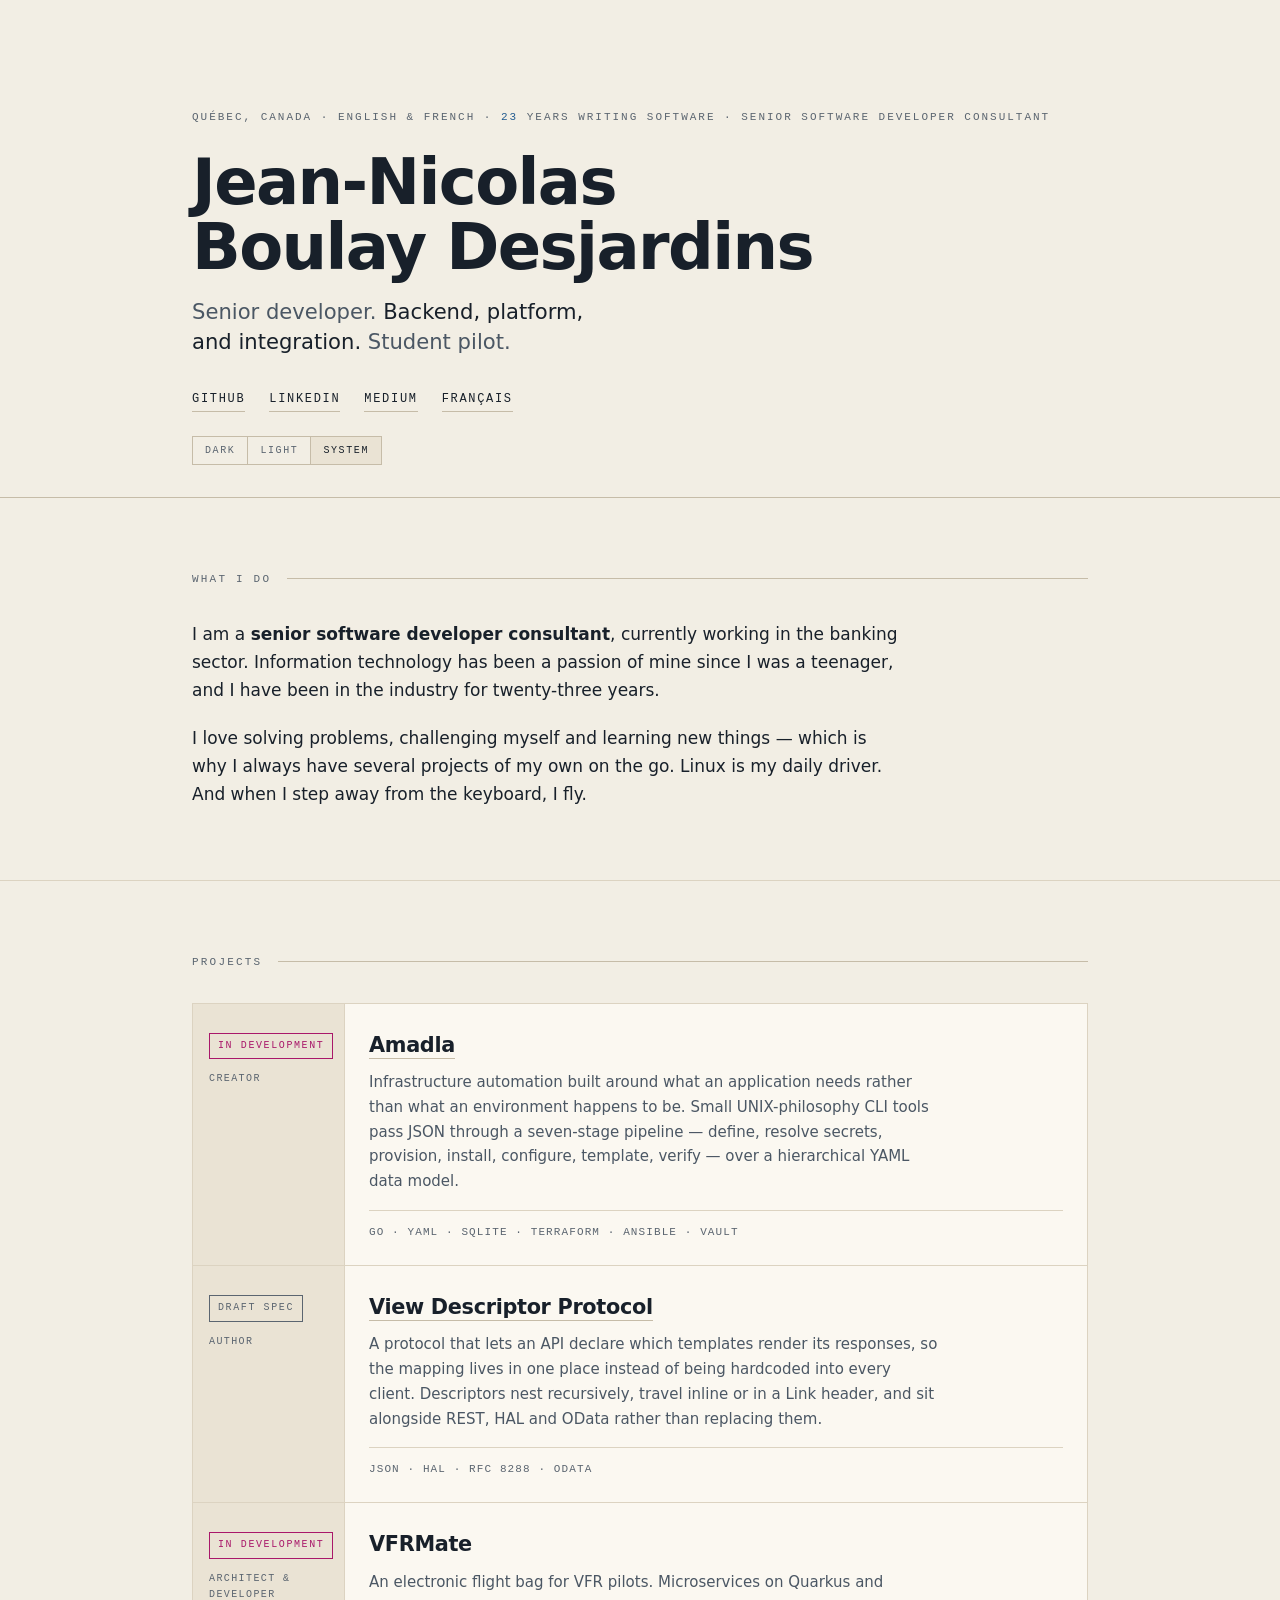
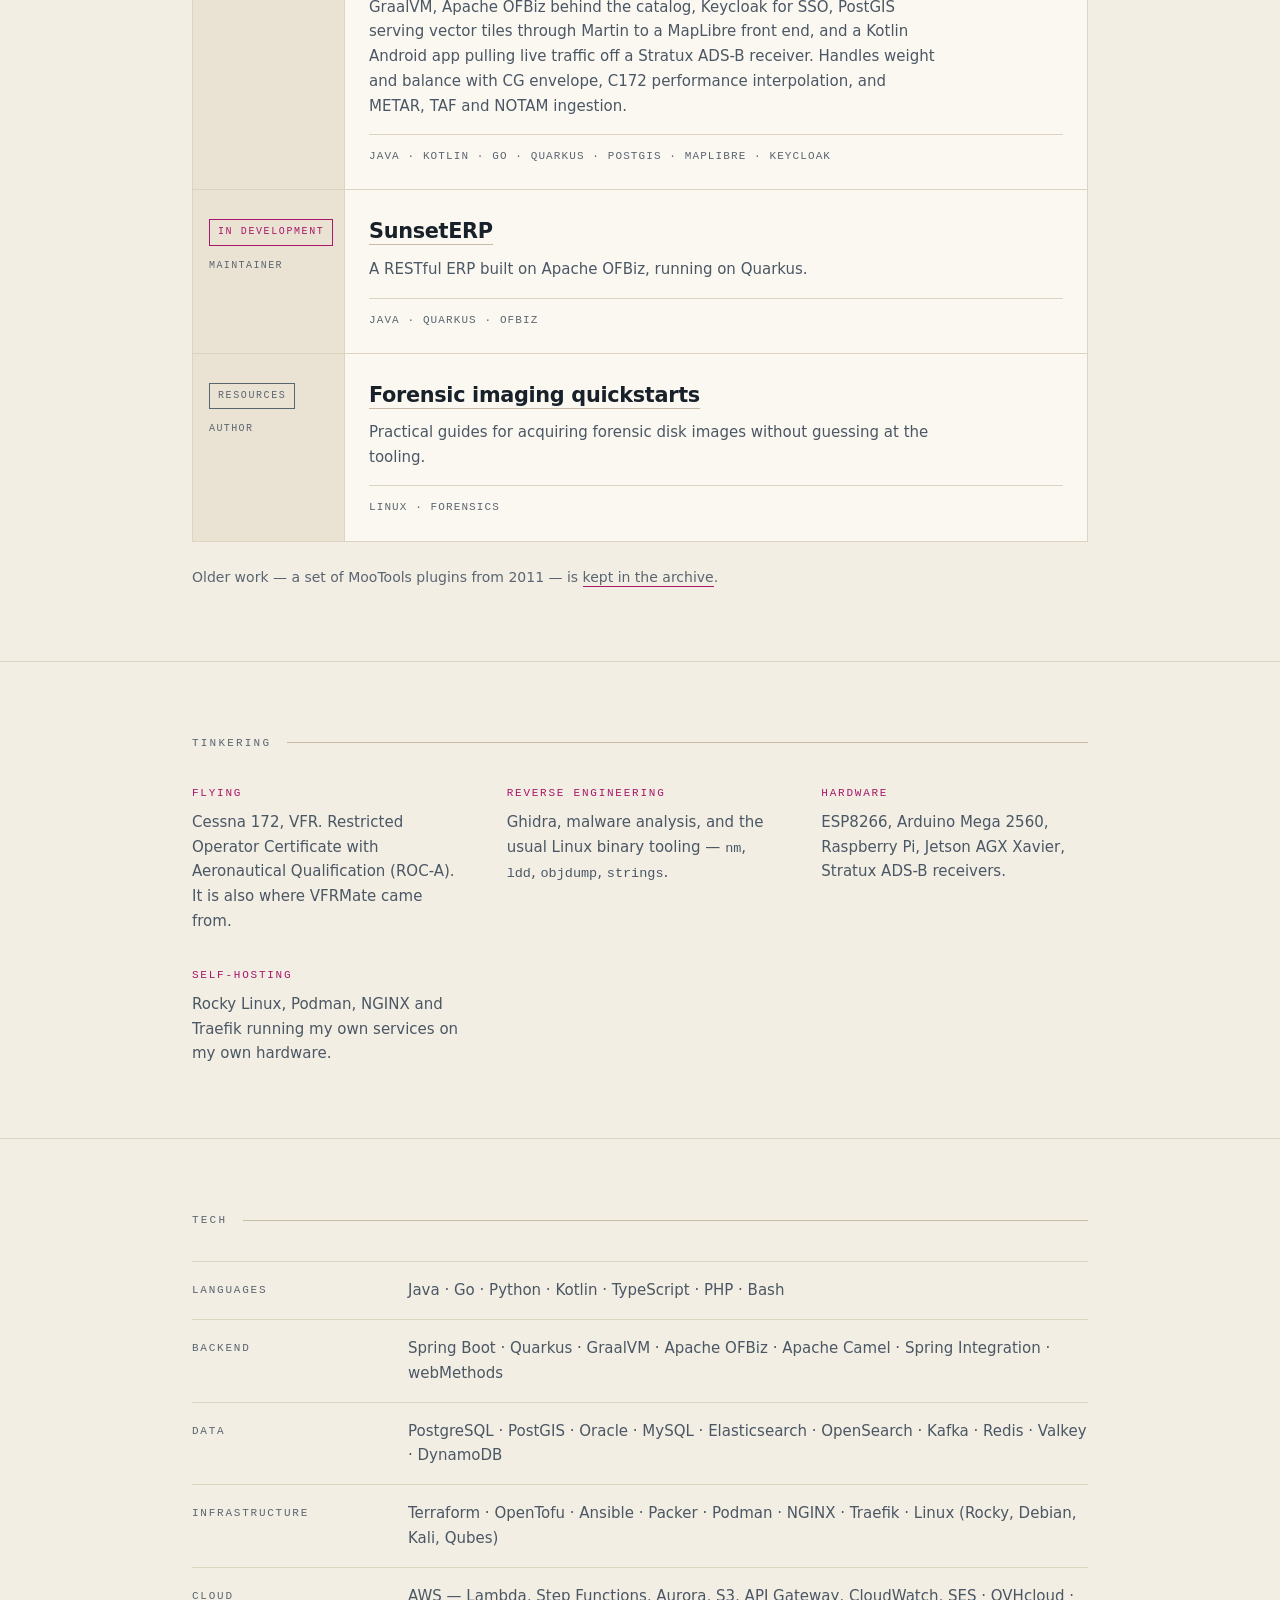
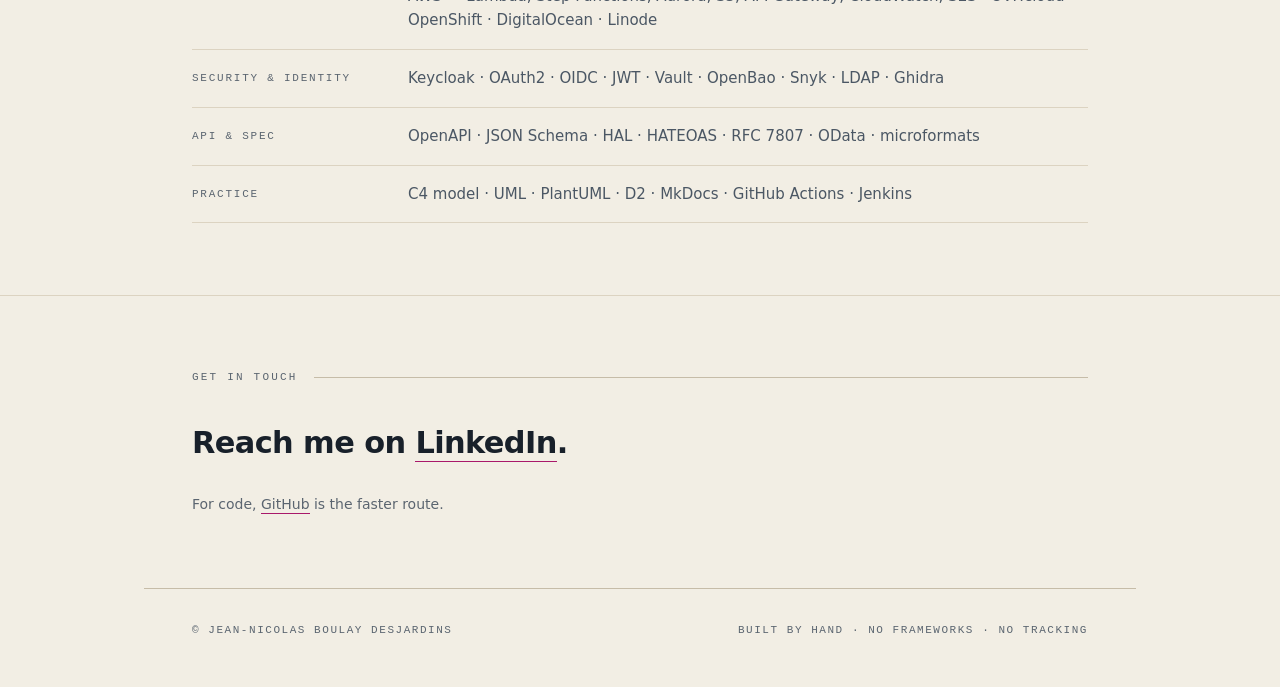
<file: index.html>
<!DOCTYPE html>
<html lang="en">
<head>
<meta charset="utf-8">
<meta name="viewport" content="width=device-width, initial-scale=1">
<title>Jean-Nicolas Boulay Desjardins</title>
<meta name="description" content="Senior developer working in backend, platform and integration. Projects in infrastructure automation, API protocol design and aviation software.">
<link rel="canonical" href="https://jean-nicolas.com/">
<link rel="alternate" hreflang="en" href="https://jean-nicolas.com/">
<link rel="alternate" hreflang="fr" href="https://jean-nicolas.com/fr/">
<link rel="alternate" hreflang="x-default" href="https://jean-nicolas.com/">
<meta property="og:type" content="profile">
<meta property="og:title" content="Jean-Nicolas Boulay Desjardins">
<meta property="og:description" content="Senior developer working in backend, platform and integration. Projects in infrastructure automation, API protocol design and aviation software.">
<meta property="og:url" content="https://jean-nicolas.com/">
<meta property="og:site_name" content="Jean-Nicolas Boulay Desjardins">
<meta property="og:locale" content="en_CA">
<meta name="theme-color" media="(prefers-color-scheme: dark)" content="#0e141a">
<meta name="theme-color" media="(prefers-color-scheme: light)" content="#f2eee4">
<script>
try {
  var t = localStorage.getItem("theme");
  if (t === "dark" || t === "light") {
    document.documentElement.setAttribute("data-theme", t);
  } else if (t !== null) {
    localStorage.removeItem("theme");
  }
} catch (e) {}
</script>
<link rel="icon" href="/favicon.ico" sizes="32x32">
<link rel="stylesheet" href="/assets/css/main.css">
</head>
<body class="h-card">

<a class="skip-link" href="#main-content">Skip to content</a>

<header class="masthead">
  <div class="wrap">
    <data class="u-url u-uid" value="https://jean-nicolas.com/"></data>
    <p class="masthead__meta">
      <span class="p-region">Québec</span>, <span class="p-country-name">Canada</span>
      &middot; English &amp; French
      &middot; <span class="masthead__meta-figure">23</span> years writing software
      &middot; <span class="p-job-title">senior software developer consultant</span>
    </p>
    <h1 class="masthead__name p-name"><span class="p-given-name">Jean-Nicolas</span> <span class="p-family-name">Boulay Desjardins</span></h1>
    <p class="masthead__lede">
      Senior developer. <span class="masthead__lede-strong">Backend, platform, and integration.</span> Student pilot.
    </p>
    <nav class="masthead__links" aria-label="Profiles elsewhere">
      <a class="u-url" href="https://github.com/jnbdz">GitHub</a>
      <a class="u-url" href="https://www.linkedin.com/in/jean-nicolas-boulay/">LinkedIn</a>
      <a class="u-url" href="https://jeannicolasboulay.medium.com/">Medium</a>
      <a href="/fr/" lang="fr" hreflang="fr">Français</a>
    </nav>
    <div class="theme-switch" role="group" aria-label="Theme" hidden>
      <button type="button" data-set-theme="dark" aria-pressed="false">Dark</button>
      <button type="button" data-set-theme="light" aria-pressed="false">Light</button>
      <button type="button" data-set-theme="system" aria-pressed="true">System</button>
    </div>
  </div>
</header>

<main id="main-content" tabindex="-1">

  <section class="band" aria-labelledby="what-i-do">
    <div class="wrap">
      <h2 class="eyebrow" id="what-i-do">What I do</h2>
      <div class="prose">
        <p>I am a <strong>senior software developer consultant</strong>, currently working in the banking sector. Information technology has been a passion of mine since I was a teenager, and I have been in the industry for twenty-three years.</p>
        <p>I love solving problems, challenging myself and learning new things — which is why I always have several projects of my own on the go. Linux is my daily driver. And when I step away from the keyboard, I fly.</p>
      </div>
    </div>
  </section>

  <section class="band" aria-labelledby="projects">
    <div class="wrap">
      <h2 class="eyebrow" id="projects">Projects</h2>

      <div class="strips">

        <article class="strip">
          <div class="strip__status">
            <span class="strip__chip strip__chip--live">In development</span>
            <span class="strip__role">Creator</span>
          </div>
          <div class="strip__body">
            <h3 class="strip__title"><a href="https://amadla.org">Amadla</a></h3>
            <p class="strip__desc">Infrastructure automation built around what an application needs rather than what an environment happens to be. Small UNIX-philosophy CLI tools pass JSON through a seven-stage pipeline — define, resolve secrets, provision, install, configure, template, verify — over a hierarchical YAML data model.</p>
            <p class="strip__stack">Go &middot; YAML &middot; SQLite &middot; Terraform &middot; Ansible &middot; Vault</p>
          </div>
        </article>

        <article class="strip">
          <div class="strip__status">
            <span class="strip__chip">Draft spec</span>
            <span class="strip__role">Author</span>
          </div>
          <div class="strip__body">
            <h3 class="strip__title"><a href="https://vdprotocol.org">View Descriptor Protocol</a></h3>
            <p class="strip__desc">A protocol that lets an API declare which templates render its responses, so the mapping lives in one place instead of being hardcoded into every client. Descriptors nest recursively, travel inline or in a Link header, and sit alongside REST, HAL and OData rather than replacing them.</p>
            <p class="strip__stack">JSON &middot; HAL &middot; RFC 8288 &middot; OData</p>
          </div>
        </article>

        <article class="strip">
          <div class="strip__status">
            <span class="strip__chip strip__chip--live">In development</span>
            <span class="strip__role">Architect &amp; developer</span>
          </div>
          <div class="strip__body">
            <h3 class="strip__title">VFRMate</h3>
            <p class="strip__desc">An electronic flight bag for VFR pilots. Microservices on Quarkus and GraalVM, Apache OFBiz behind the catalog, Keycloak for SSO, PostGIS serving vector tiles through Martin to a MapLibre front end, and a Kotlin Android app pulling live traffic off a Stratux ADS-B receiver. Handles weight and balance with CG envelope, C172 performance interpolation, and METAR, TAF and NOTAM ingestion.</p>
            <p class="strip__stack">Java &middot; Kotlin &middot; Go &middot; Quarkus &middot; PostGIS &middot; MapLibre &middot; Keycloak</p>
          </div>
        </article>

        <article class="strip">
          <div class="strip__status">
            <span class="strip__chip strip__chip--live">In development</span>
            <span class="strip__role">Maintainer</span>
          </div>
          <div class="strip__body">
            <h3 class="strip__title"><a href="https://github.com/jnbdz/SunsetERP">SunsetERP</a></h3>
            <p class="strip__desc">A RESTful ERP built on Apache OFBiz, running on Quarkus.</p>
            <p class="strip__stack">Java &middot; Quarkus &middot; OFBiz</p>
          </div>
        </article>

        <article class="strip">
          <div class="strip__status">
            <span class="strip__chip">Resources</span>
            <span class="strip__role">Author</span>
          </div>
          <div class="strip__body">
            <h3 class="strip__title"><a href="https://github.com/jnbdz/forensic-imaging-quickstarts">Forensic imaging quickstarts</a></h3>
            <p class="strip__desc">Practical guides for acquiring forensic disk images without guessing at the tooling.</p>
            <p class="strip__stack">Linux &middot; Forensics</p>
          </div>
        </article>

      </div>

      <p class="strip-note">Older work — a set of MooTools plugins from 2011 — is <a href="/demos.html">kept in the archive</a>.</p>
    </div>
  </section>

  <section class="band" aria-labelledby="tinkering">
    <div class="wrap">
      <h2 class="eyebrow" id="tinkering">Tinkering</h2>
      <dl class="tinker">
        <div class="tinker__group">
          <dt class="tinker__term">Flying</dt>
          <dd class="tinker__desc">Cessna 172, VFR. Restricted Operator Certificate with Aeronautical Qualification (ROC-A). It is also where VFRMate came from.</dd>
        </div>
        <div class="tinker__group">
          <dt class="tinker__term">Reverse engineering</dt>
          <dd class="tinker__desc">Ghidra, malware analysis, and the usual Linux binary tooling — <code>nm</code>, <code>ldd</code>, <code>objdump</code>, <code>strings</code>.</dd>
        </div>
        <div class="tinker__group">
          <dt class="tinker__term">Hardware</dt>
          <dd class="tinker__desc">ESP8266, Arduino Mega 2560, Raspberry Pi, Jetson AGX Xavier, Stratux ADS-B receivers.</dd>
        </div>
        <div class="tinker__group">
          <dt class="tinker__term">Self-hosting</dt>
          <dd class="tinker__desc">Rocky Linux, Podman, NGINX and Traefik running my own services on my own hardware.</dd>
        </div>
      </dl>
    </div>
  </section>

  <section class="band" aria-labelledby="tech">
    <div class="wrap">
      <h2 class="eyebrow" id="tech">Tech</h2>
      <dl class="tech">
        <div class="tech__row">
          <dt class="tech__term">Languages</dt>
          <dd class="tech__desc">Java &middot; Go &middot; Python &middot; Kotlin &middot; TypeScript &middot; PHP &middot; Bash</dd>
        </div>
        <div class="tech__row">
          <dt class="tech__term">Backend</dt>
          <dd class="tech__desc">Spring Boot &middot; Quarkus &middot; GraalVM &middot; Apache OFBiz &middot; Apache Camel &middot; Spring Integration &middot; webMethods</dd>
        </div>
        <div class="tech__row">
          <dt class="tech__term">Data</dt>
          <dd class="tech__desc">PostgreSQL &middot; PostGIS &middot; Oracle &middot; MySQL &middot; Elasticsearch &middot; OpenSearch &middot; Kafka &middot; Redis &middot; Valkey &middot; DynamoDB</dd>
        </div>
        <div class="tech__row">
          <dt class="tech__term">Infrastructure</dt>
          <dd class="tech__desc">Terraform &middot; OpenTofu &middot; Ansible &middot; Packer &middot; Podman &middot; NGINX &middot; Traefik &middot; Linux (Rocky, Debian, Kali, Qubes)</dd>
        </div>
        <div class="tech__row">
          <dt class="tech__term">Cloud</dt>
          <dd class="tech__desc">AWS — Lambda, Step Functions, Aurora, S3, API Gateway, CloudWatch, SES &middot; OVHcloud &middot; OpenShift &middot; DigitalOcean &middot; Linode</dd>
        </div>
        <div class="tech__row">
          <dt class="tech__term">Security &amp; identity</dt>
          <dd class="tech__desc">Keycloak &middot; OAuth2 &middot; OIDC &middot; JWT &middot; Vault &middot; OpenBao &middot; Snyk &middot; LDAP &middot; Ghidra</dd>
        </div>
        <div class="tech__row">
          <dt class="tech__term">API &amp; spec</dt>
          <dd class="tech__desc">OpenAPI &middot; JSON Schema &middot; HAL &middot; HATEOAS &middot; RFC 7807 &middot; OData &middot; microformats</dd>
        </div>
        <div class="tech__row">
          <dt class="tech__term">Practice</dt>
          <dd class="tech__desc">C4 model &middot; UML &middot; PlantUML &middot; D2 &middot; MkDocs &middot; GitHub Actions &middot; Jenkins</dd>
        </div>
      </dl>
    </div>
  </section>

  <section class="band" aria-labelledby="contact">
    <div class="wrap">
      <h2 class="eyebrow" id="contact">Get in touch</h2>
      <p class="contact__line">Reach me on <a href="https://www.linkedin.com/in/jean-nicolas-boulay/">LinkedIn</a>.</p>
      <p class="strip-note">For code, <a href="https://github.com/jnbdz">GitHub</a> is the faster route.</p>
    </div>
  </section>

</main>

<footer class="wrap site-footer">
  <span>&copy; Jean-Nicolas Boulay Desjardins</span>
  <span>Built by hand &middot; No frameworks &middot; No tracking</span>
</footer>

<script>
(function () {
  var group = document.querySelector(".theme-switch");
  if (!group) { return; }
  var root = document.documentElement;
  var buttons = Array.prototype.slice.call(
    group.querySelectorAll("button[data-set-theme]"));

  function paint() {
    var mode = root.getAttribute("data-theme") || "system";
    buttons.forEach(function (b) {
      b.setAttribute("aria-pressed",
        String(b.getAttribute("data-set-theme") === mode));
    });
  }

  buttons.forEach(function (b) {
    b.addEventListener("click", function () {
      var mode = b.getAttribute("data-set-theme");
      try {
        if (mode === "system") { localStorage.removeItem("theme"); }
        else { localStorage.setItem("theme", mode); }
      } catch (e) {}
      if (mode === "system") { root.removeAttribute("data-theme"); }
      else { root.setAttribute("data-theme", mode); }
      paint();
    });
  });

  group.hidden = false;
  paint();
})();
</script>

</body>
</html>
</file>
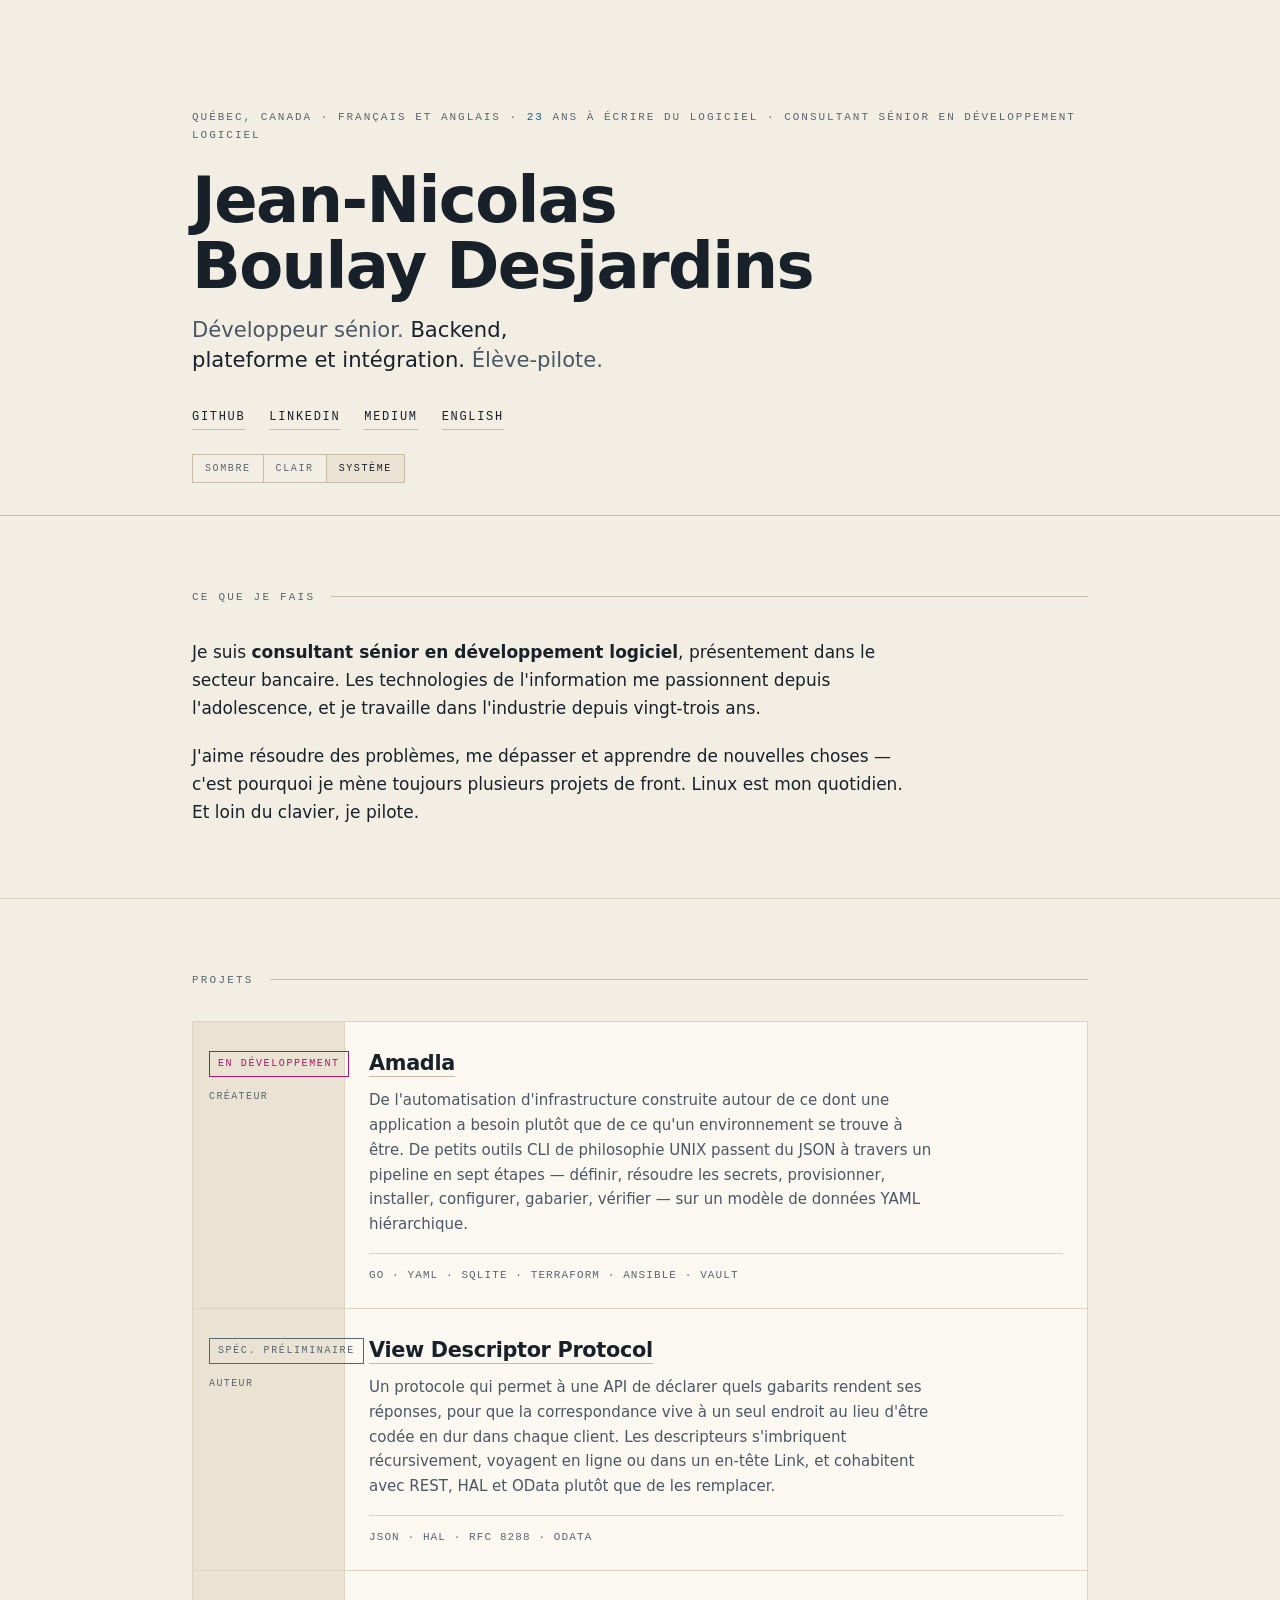
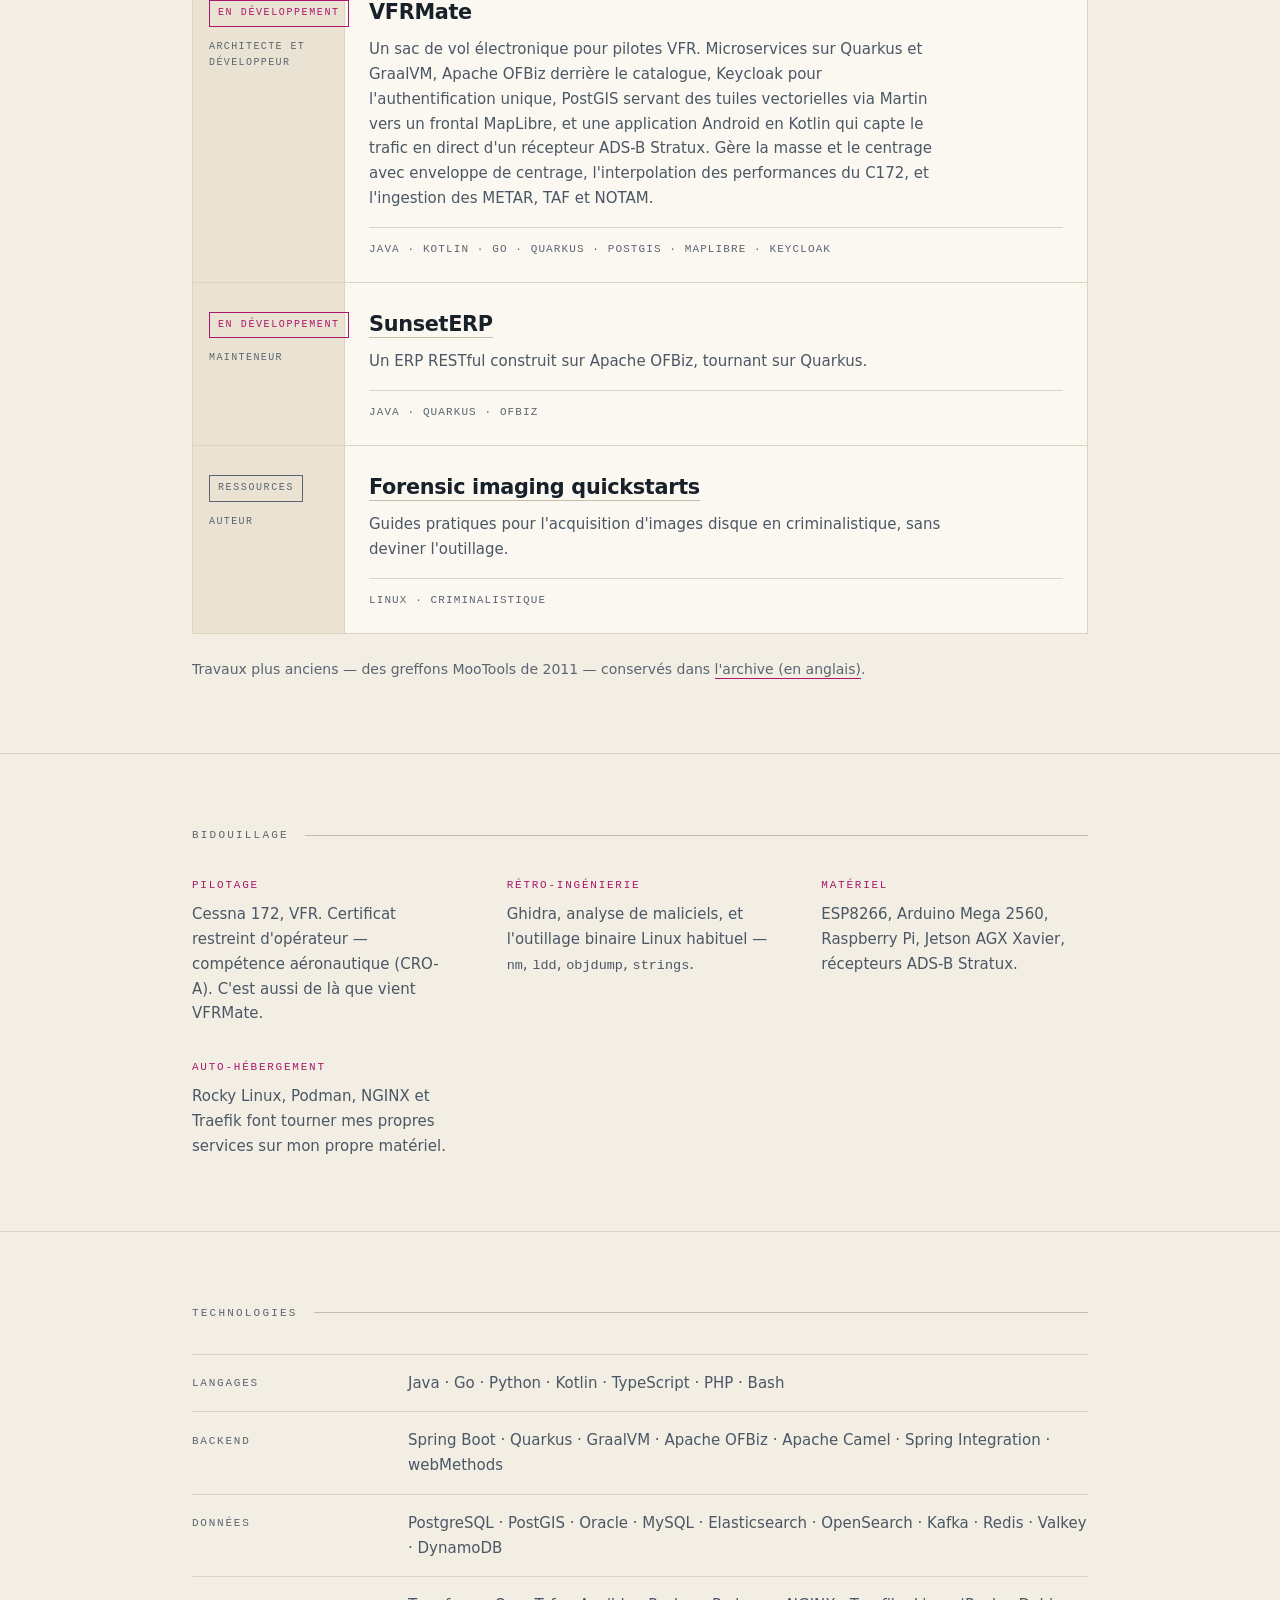
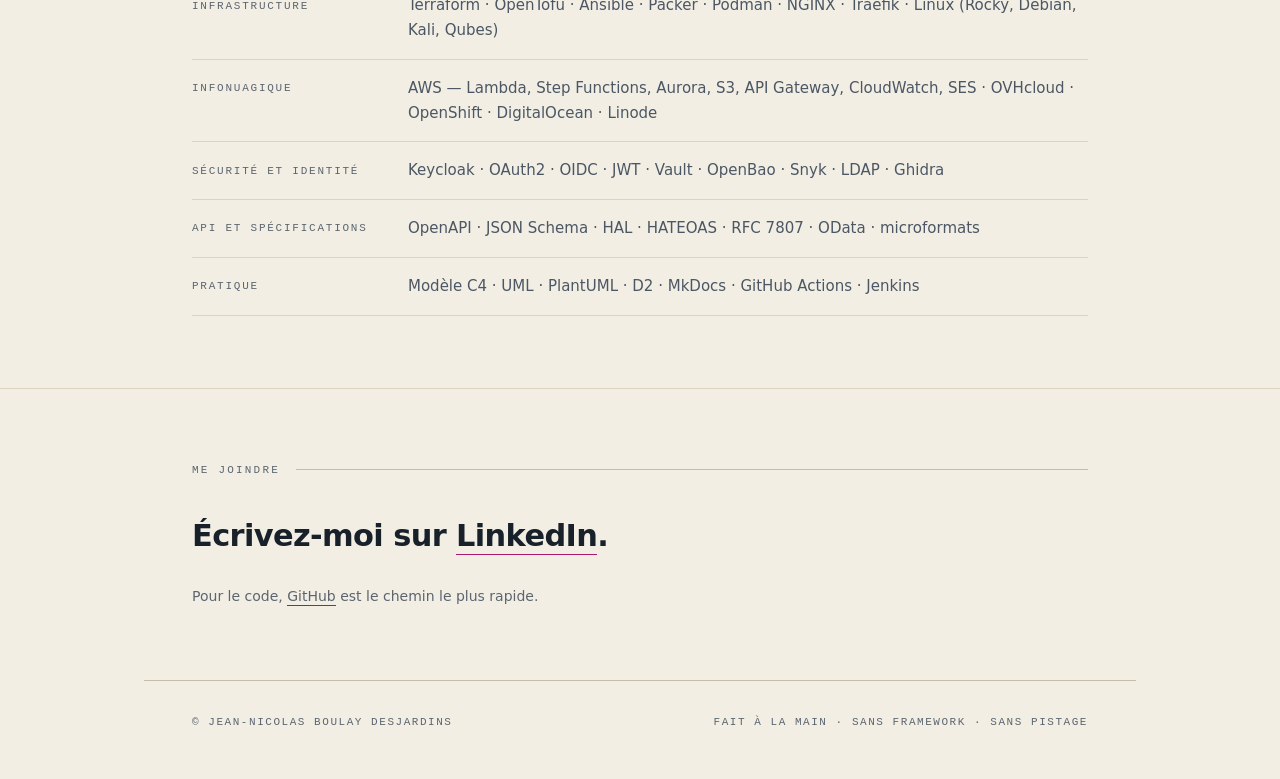
<file: fr/index.html>
<!DOCTYPE html>
<html lang="fr">
<head>
<meta charset="utf-8">
<meta name="viewport" content="width=device-width, initial-scale=1">
<title>Jean-Nicolas Boulay Desjardins</title>
<meta name="description" content="Développeur sénior en backend, plateforme et intégration. Projets en automatisation d'infrastructure, conception de protocoles d'API et logiciel d'aviation.">
<link rel="canonical" href="https://jean-nicolas.com/fr/">
<link rel="alternate" hreflang="en" href="https://jean-nicolas.com/">
<link rel="alternate" hreflang="fr" href="https://jean-nicolas.com/fr/">
<link rel="alternate" hreflang="x-default" href="https://jean-nicolas.com/">
<meta property="og:type" content="profile">
<meta property="og:title" content="Jean-Nicolas Boulay Desjardins">
<meta property="og:description" content="Développeur sénior en backend, plateforme et intégration. Projets en automatisation d'infrastructure, conception de protocoles d'API et logiciel d'aviation.">
<meta property="og:url" content="https://jean-nicolas.com/fr/">
<meta property="og:site_name" content="Jean-Nicolas Boulay Desjardins">
<meta property="og:locale" content="fr_CA">
<meta name="theme-color" media="(prefers-color-scheme: dark)" content="#0e141a">
<meta name="theme-color" media="(prefers-color-scheme: light)" content="#f2eee4">
<script>
try {
  var t = localStorage.getItem("theme");
  if (t === "dark" || t === "light") {
    document.documentElement.setAttribute("data-theme", t);
  } else if (t !== null) {
    localStorage.removeItem("theme");
  }
} catch (e) {}
</script>
<link rel="icon" href="/favicon.ico" sizes="32x32">
<link rel="stylesheet" href="/assets/css/main.css">
</head>
<body class="h-card">

<a class="skip-link" href="#main-content">Aller au contenu</a>

<header class="masthead">
  <div class="wrap">
    <data class="u-url u-uid" value="https://jean-nicolas.com/"></data>
    <p class="masthead__meta">
      <span class="p-region">Québec</span>, <span class="p-country-name">Canada</span>
      &middot; français et anglais
      &middot; <span class="masthead__meta-figure">23</span> ans à écrire du logiciel
      &middot; <span class="p-job-title">consultant sénior en développement logiciel</span>
    </p>
    <h1 class="masthead__name p-name"><span class="p-given-name">Jean-Nicolas</span> <span class="p-family-name">Boulay Desjardins</span></h1>
    <p class="masthead__lede">
      Développeur sénior. <span class="masthead__lede-strong">Backend, plateforme et intégration.</span> Élève-pilote.
    </p>
    <nav class="masthead__links" aria-label="Profils ailleurs">
      <a class="u-url" href="https://github.com/jnbdz">GitHub</a>
      <a class="u-url" href="https://www.linkedin.com/in/jean-nicolas-boulay/">LinkedIn</a>
      <a class="u-url" href="https://jeannicolasboulay.medium.com/">Medium</a>
      <a href="/" lang="en" hreflang="en">English</a>
    </nav>
    <div class="theme-switch" role="group" aria-label="Thème" hidden>
      <button type="button" data-set-theme="dark" aria-pressed="false">Sombre</button>
      <button type="button" data-set-theme="light" aria-pressed="false">Clair</button>
      <button type="button" data-set-theme="system" aria-pressed="true">Système</button>
    </div>
  </div>
</header>

<main id="main-content" tabindex="-1">

  <section class="band" aria-labelledby="what-i-do">
    <div class="wrap">
      <h2 class="eyebrow" id="what-i-do">Ce que je fais</h2>
      <div class="prose">
        <p>Je suis <strong>consultant sénior en développement logiciel</strong>, présentement dans le secteur bancaire. Les technologies de l'information me passionnent depuis l'adolescence, et je travaille dans l'industrie depuis vingt-trois ans.</p>
        <p>J'aime résoudre des problèmes, me dépasser et apprendre de nouvelles choses — c'est pourquoi je mène toujours plusieurs projets de front. Linux est mon quotidien. Et loin du clavier, je pilote.</p>
      </div>
    </div>
  </section>

  <section class="band" aria-labelledby="projects">
    <div class="wrap">
      <h2 class="eyebrow" id="projects">Projets</h2>

      <div class="strips">

        <article class="strip">
          <div class="strip__status">
            <span class="strip__chip strip__chip--live">En développement</span>
            <span class="strip__role">Créateur</span>
          </div>
          <div class="strip__body">
            <h3 class="strip__title"><a href="https://amadla.org">Amadla</a></h3>
            <p class="strip__desc">De l'automatisation d'infrastructure construite autour de ce dont une application a besoin plutôt que de ce qu'un environnement se trouve à être. De petits outils CLI de philosophie UNIX passent du JSON à travers un pipeline en sept étapes — définir, résoudre les secrets, provisionner, installer, configurer, gabarier, vérifier — sur un modèle de données YAML hiérarchique.</p>
            <p class="strip__stack">Go &middot; YAML &middot; SQLite &middot; Terraform &middot; Ansible &middot; Vault</p>
          </div>
        </article>

        <article class="strip">
          <div class="strip__status">
            <span class="strip__chip">Spéc. préliminaire</span>
            <span class="strip__role">Auteur</span>
          </div>
          <div class="strip__body">
            <h3 class="strip__title"><a href="https://vdprotocol.org">View Descriptor Protocol</a></h3>
            <p class="strip__desc">Un protocole qui permet à une API de déclarer quels gabarits rendent ses réponses, pour que la correspondance vive à un seul endroit au lieu d'être codée en dur dans chaque client. Les descripteurs s'imbriquent récursivement, voyagent en ligne ou dans un en-tête Link, et cohabitent avec REST, HAL et OData plutôt que de les remplacer.</p>
            <p class="strip__stack">JSON &middot; HAL &middot; RFC 8288 &middot; OData</p>
          </div>
        </article>

        <article class="strip">
          <div class="strip__status">
            <span class="strip__chip strip__chip--live">En développement</span>
            <span class="strip__role">Architecte et développeur</span>
          </div>
          <div class="strip__body">
            <h3 class="strip__title">VFRMate</h3>
            <p class="strip__desc">Un sac de vol électronique pour pilotes VFR. Microservices sur Quarkus et GraalVM, Apache OFBiz derrière le catalogue, Keycloak pour l'authentification unique, PostGIS servant des tuiles vectorielles via Martin vers un frontal MapLibre, et une application Android en Kotlin qui capte le trafic en direct d'un récepteur ADS-B Stratux. Gère la masse et le centrage avec enveloppe de centrage, l'interpolation des performances du C172, et l'ingestion des METAR, TAF et NOTAM.</p>
            <p class="strip__stack">Java &middot; Kotlin &middot; Go &middot; Quarkus &middot; PostGIS &middot; MapLibre &middot; Keycloak</p>
          </div>
        </article>

        <article class="strip">
          <div class="strip__status">
            <span class="strip__chip strip__chip--live">En développement</span>
            <span class="strip__role">Mainteneur</span>
          </div>
          <div class="strip__body">
            <h3 class="strip__title"><a href="https://github.com/jnbdz/SunsetERP">SunsetERP</a></h3>
            <p class="strip__desc">Un ERP RESTful construit sur Apache OFBiz, tournant sur Quarkus.</p>
            <p class="strip__stack">Java &middot; Quarkus &middot; OFBiz</p>
          </div>
        </article>

        <article class="strip">
          <div class="strip__status">
            <span class="strip__chip">Ressources</span>
            <span class="strip__role">Auteur</span>
          </div>
          <div class="strip__body">
            <h3 class="strip__title"><a href="https://github.com/jnbdz/forensic-imaging-quickstarts">Forensic imaging quickstarts</a></h3>
            <p class="strip__desc">Guides pratiques pour l'acquisition d'images disque en criminalistique, sans deviner l'outillage.</p>
            <p class="strip__stack">Linux &middot; Criminalistique</p>
          </div>
        </article>

      </div>

      <p class="strip-note">Travaux plus anciens — des greffons MooTools de 2011 — conservés dans <a href="/demos.html">l'archive (en anglais)</a>.</p>
    </div>
  </section>

  <section class="band" aria-labelledby="tinkering">
    <div class="wrap">
      <h2 class="eyebrow" id="tinkering">Bidouillage</h2>
      <dl class="tinker">
        <div class="tinker__group">
          <dt class="tinker__term">Pilotage</dt>
          <dd class="tinker__desc">Cessna 172, VFR. Certificat restreint d'opérateur — compétence aéronautique (CRO-A). C'est aussi de là que vient VFRMate.</dd>
        </div>
        <div class="tinker__group">
          <dt class="tinker__term">Rétro-ingénierie</dt>
          <dd class="tinker__desc">Ghidra, analyse de maliciels, et l'outillage binaire Linux habituel — <code>nm</code>, <code>ldd</code>, <code>objdump</code>, <code>strings</code>.</dd>
        </div>
        <div class="tinker__group">
          <dt class="tinker__term">Matériel</dt>
          <dd class="tinker__desc">ESP8266, Arduino Mega 2560, Raspberry Pi, Jetson AGX Xavier, récepteurs ADS-B Stratux.</dd>
        </div>
        <div class="tinker__group">
          <dt class="tinker__term">Auto-hébergement</dt>
          <dd class="tinker__desc">Rocky Linux, Podman, NGINX et Traefik font tourner mes propres services sur mon propre matériel.</dd>
        </div>
      </dl>
    </div>
  </section>

  <section class="band" aria-labelledby="tech">
    <div class="wrap">
      <h2 class="eyebrow" id="tech">Technologies</h2>
      <dl class="tech">
        <div class="tech__row">
          <dt class="tech__term">Langages</dt>
          <dd class="tech__desc">Java &middot; Go &middot; Python &middot; Kotlin &middot; TypeScript &middot; PHP &middot; Bash</dd>
        </div>
        <div class="tech__row">
          <dt class="tech__term">Backend</dt>
          <dd class="tech__desc">Spring Boot &middot; Quarkus &middot; GraalVM &middot; Apache OFBiz &middot; Apache Camel &middot; Spring Integration &middot; webMethods</dd>
        </div>
        <div class="tech__row">
          <dt class="tech__term">Données</dt>
          <dd class="tech__desc">PostgreSQL &middot; PostGIS &middot; Oracle &middot; MySQL &middot; Elasticsearch &middot; OpenSearch &middot; Kafka &middot; Redis &middot; Valkey &middot; DynamoDB</dd>
        </div>
        <div class="tech__row">
          <dt class="tech__term">Infrastructure</dt>
          <dd class="tech__desc">Terraform &middot; OpenTofu &middot; Ansible &middot; Packer &middot; Podman &middot; NGINX &middot; Traefik &middot; Linux (Rocky, Debian, Kali, Qubes)</dd>
        </div>
        <div class="tech__row">
          <dt class="tech__term">Infonuagique</dt>
          <dd class="tech__desc">AWS — Lambda, Step Functions, Aurora, S3, API Gateway, CloudWatch, SES &middot; OVHcloud &middot; OpenShift &middot; DigitalOcean &middot; Linode</dd>
        </div>
        <div class="tech__row">
          <dt class="tech__term">Sécurité et identité</dt>
          <dd class="tech__desc">Keycloak &middot; OAuth2 &middot; OIDC &middot; JWT &middot; Vault &middot; OpenBao &middot; Snyk &middot; LDAP &middot; Ghidra</dd>
        </div>
        <div class="tech__row">
          <dt class="tech__term">API et spécifications</dt>
          <dd class="tech__desc">OpenAPI &middot; JSON Schema &middot; HAL &middot; HATEOAS &middot; RFC 7807 &middot; OData &middot; microformats</dd>
        </div>
        <div class="tech__row">
          <dt class="tech__term">Pratique</dt>
          <dd class="tech__desc">Modèle C4 &middot; UML &middot; PlantUML &middot; D2 &middot; MkDocs &middot; GitHub Actions &middot; Jenkins</dd>
        </div>
      </dl>
    </div>
  </section>

  <section class="band" aria-labelledby="contact">
    <div class="wrap">
      <h2 class="eyebrow" id="contact">Me joindre</h2>
      <p class="contact__line">Écrivez-moi sur <a href="https://www.linkedin.com/in/jean-nicolas-boulay/">LinkedIn</a>.</p>
      <p class="strip-note">Pour le code, <a href="https://github.com/jnbdz">GitHub</a> est le chemin le plus rapide.</p>
    </div>
  </section>

</main>

<footer class="wrap site-footer">
  <span>&copy; Jean-Nicolas Boulay Desjardins</span>
  <span>Fait à la main &middot; Sans framework &middot; Sans pistage</span>
</footer>

<script>
(function () {
  var group = document.querySelector(".theme-switch");
  if (!group) { return; }
  var root = document.documentElement;
  var buttons = Array.prototype.slice.call(
    group.querySelectorAll("button[data-set-theme]"));

  function paint() {
    var mode = root.getAttribute("data-theme") || "system";
    buttons.forEach(function (b) {
      b.setAttribute("aria-pressed",
        String(b.getAttribute("data-set-theme") === mode));
    });
  }

  buttons.forEach(function (b) {
    b.addEventListener("click", function () {
      var mode = b.getAttribute("data-set-theme");
      try {
        if (mode === "system") { localStorage.removeItem("theme"); }
        else { localStorage.setItem("theme", mode); }
      } catch (e) {}
      if (mode === "system") { root.removeAttribute("data-theme"); }
      else { root.setAttribute("data-theme", mode); }
      paint();
    });
  });

  group.hidden = false;
  paint();
})();
</script>

</body>
</html>
</file>
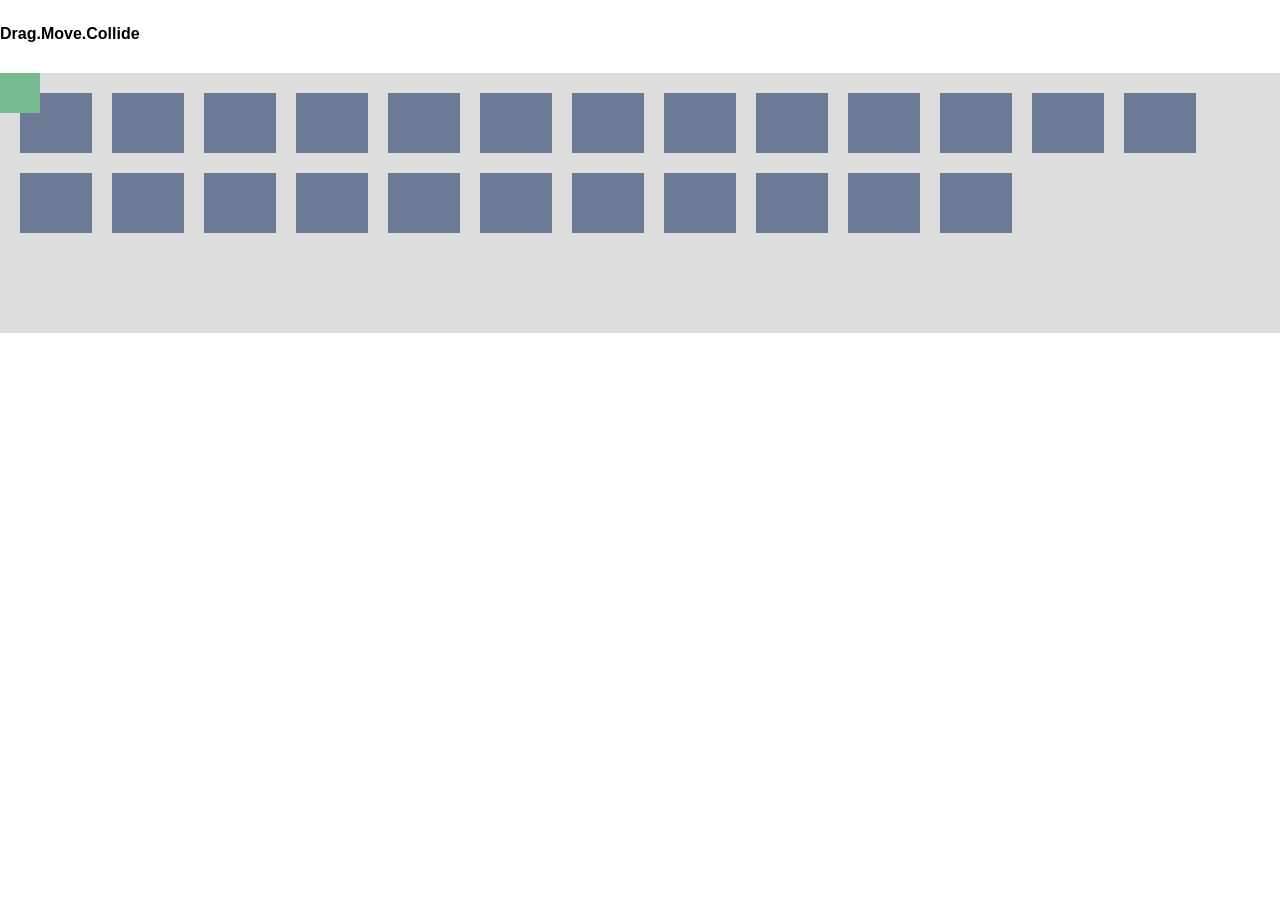
<file: projects/mootools/Drag.Move.Collide/Demos/index.html>
<!DOCTYPE HtMl>
<html lang="en">
<head>
        <meta charset="UTF-8"/>
        <title>Drag.Move.Collide | Demo</title>
        <!--[if lt IE 9]><script src="http://html5shim.googlecode.com/svn/trunk/html5.js"></script><![endif]-->
<style>
/*	Resets
	------	*/

html, body, div, span, object, iframe, h1, h2, h3, h4, h5, h6, 
p, blockquote, pre, a, abbr, address, cite, code, del, dfn, em, 
img, ins, kbd, q, samp, small, strong, sub, sup, var, b, i, hr, 
dl, dt, dd, ol, ul, li, fieldset, form, label, legend, 
table, caption, tbody, tfoot, thead, tr, th, td,
acronym, applet, article, aside, canvas, details, figure, figcaption, hgroup, 
big, dialog, embed, meter, output, progress, rp, rt, ruby, s, strike, tt, xmp,
menu, footer, header, nav, section, summary, time, mark, audio, video {
	margin: 0;
	padding: 0;
	border: 0 none;
	font-size: 100%;
}

article, aside, details, menu, canvas, figure, figure img, figcaption, hgroup,
footer, header, nav, section, audio, video {
	display: block;
}

b,
strong {
/*
  Makes browsers agree.
  IE + Opera = font-weight: bold.
  Gecko + WebKit = font-weight: bolder.
*/
  font-weight: bold;
}

img {
  color: transparent;
  font-size: 0;
  vertical-align: middle;
/*
  For IE.
  http://css-tricks.com/ie-fix-bicubic-scaling-for-images
*/
  -ms-interpolation-mode: bicubic;
}

body {
    font-size: 100%;
    font-family: "Helvetica Neue", Helvetica, Arial, sans-serif;
	-webkit-text-size-adjust: 100%; /* Stops Mobile Safari from auto-adjusting font-sizes */
}

/****************/
/*** Demo CSS ***/
/****************/

#main section>div {
  background: #DDD;
  height: 260px;
  position: relative;
  margin-top: 30px;
}

#main section {
	margin-top: 25px;
}

#drag {
  background: #78BA91;
  cursor: move;
  height: 40px;
  left: 0;
  position: absolute;
  top: 0;
  width: 40px;
}
 
.drop {
  background: #6B7B95;
  float: left;
  height: 60px;
  margin-left: 20px;
  margin-top: 20px;
  width: 72px;
}
</style>
</head>
<body>
<section id="main" role="main">
    <section id="collision">
        <header>
            <h1>Drag.Move.Collide</h1>
        </header>
        <div>
            <div id="drag"></div>
            <div class="drop"></div>
            <div class="drop"></div>
            <div class="drop"></div>
            <div class="drop"></div>
            <div class="drop"></div>
            <div class="drop"></div>
            <div class="drop"></div>
            <div class="drop"></div>
            <div class="drop"></div>
            <div class="drop"></div>
            <div class="drop"></div>
            <div class="drop"></div>
            <div class="drop"></div>
            <div class="drop"></div>
            <div class="drop"></div>
            <div class="drop"></div>
            <div class="drop"></div>
            <div class="drop"></div>
            <div class="drop"></div>
            <div class="drop"></div>
            <div class="drop"></div>
            <div class="drop"></div>
            <div class="drop"></div>
            <div class="drop"></div>
        </div>
    </section>
</section>
<script src="assets/js/mootools-core-1.4.5-full-nocompat-yc.js"></script>
<script src="assets/js/mootools-more-1.4.0.1.js"></script>
<script src="assets/js/Element.collide.js"></script>
<script src="../Source/Drag.Move.Collide.js"></script>
<script>
window.addEvent('domready', function(){

    new Drag.Move.Collide(document.id('drag'), {

        container: $$('#collision>div')[0],

        droppables: $$('#collision .drop'),

        onCollide: function(element, droppable){
            droppable.setStyle('background', '#E79D35');
        },

        onLeaveCollision: function(element, droppable){
            droppable.setStyle('background', '#6B7B95');
        },

        onDrop: function(element, droppable){
            if (droppable) droppable.setStyle('background', '#C17878');
        }

    });

});
</script>
</body>
</html>
</file>
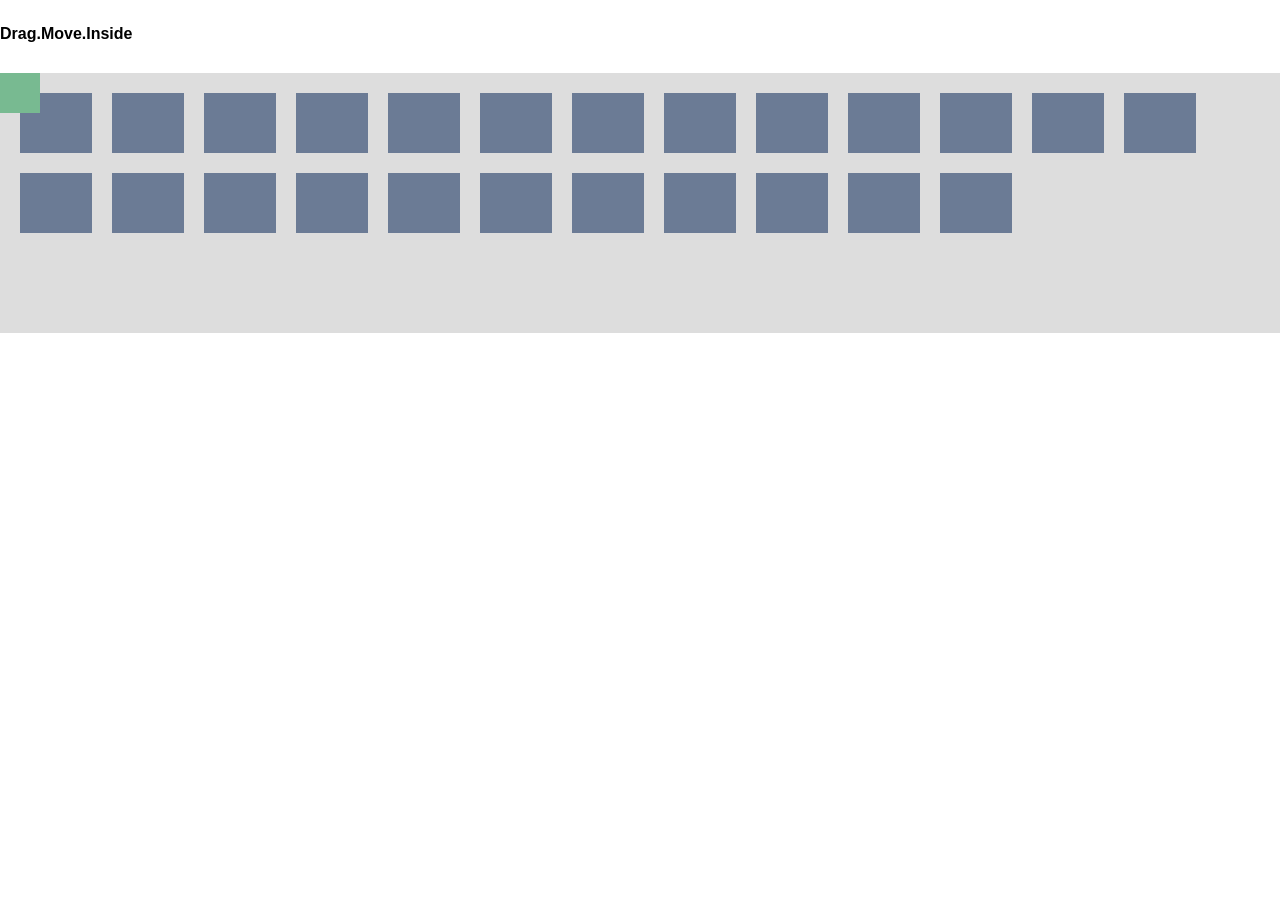
<file: projects/mootools/Drag.Move.Inside/Demos/index.html>
<!DOCTYPE HtMl>
<html lang="en">
<head>
        <meta charset="UTF-8"/>
        <title>Drag.Move.Inside | Demo</title>
        <!--[if lt IE 9]><script src="http://html5shim.googlecode.com/svn/trunk/html5.js"></script><![endif]-->
<style>
/*	Resets
	------	*/

html, body, div, span, object, iframe, h1, h2, h3, h4, h5, h6, 
p, blockquote, pre, a, abbr, address, cite, code, del, dfn, em, 
img, ins, kbd, q, samp, small, strong, sub, sup, var, b, i, hr, 
dl, dt, dd, ol, ul, li, fieldset, form, label, legend, 
table, caption, tbody, tfoot, thead, tr, th, td,
acronym, applet, article, aside, canvas, details, figure, figcaption, hgroup, 
big, dialog, embed, meter, output, progress, rp, rt, ruby, s, strike, tt, xmp,
menu, footer, header, nav, section, summary, time, mark, audio, video {
	margin: 0;
	padding: 0;
	border: 0 none;
	font-size: 100%;
}

article, aside, details, menu, canvas, figure, figure img, figcaption, hgroup,
footer, header, nav, section, audio, video {
	display: block;
}

b,
strong {
/*
  Makes browsers agree.
  IE + Opera = font-weight: bold.
  Gecko + WebKit = font-weight: bolder.
*/
  font-weight: bold;
}

img {
  color: transparent;
  font-size: 0;
  vertical-align: middle;
/*
  For IE.
  http://css-tricks.com/ie-fix-bicubic-scaling-for-images
*/
  -ms-interpolation-mode: bicubic;
}

body {
    font-size: 100%;
    font-family: "Helvetica Neue", Helvetica, Arial, sans-serif;
	-webkit-text-size-adjust: 100%; /* Stops Mobile Safari from auto-adjusting font-sizes */
}

/****************/
/*** Demo CSS ***/
/****************/

#main section>div {
  background: #DDD;
  height: 260px;
  position: relative;
  margin-top: 30px;
}

#main section {
	margin-top: 25px;
}

#drag {
  background: #78BA91;
  cursor: move;
  height: 40px;
  left: 0;
  position: absolute;
  top: 0;
  width: 40px;
}
 
.drop {
  background: #6B7B95;
  float: left;
  height: 60px;
  margin-left: 20px;
  margin-top: 20px;
  width: 72px;
}
</style>
</head>
<body>
<section id="main" role="main">
    <section id="inside">
        <header>
            <h1>Drag.Move.Inside</h1>
        </header>
        <div>
            <div id="drag"></div>
            <div class="drop"></div>
            <div class="drop"></div>
            <div class="drop"></div>
            <div class="drop"></div>
            <div class="drop"></div>
            <div class="drop"></div>
            <div class="drop"></div>
            <div class="drop"></div>
            <div class="drop"></div>
            <div class="drop"></div>
            <div class="drop"></div>
            <div class="drop"></div>
            <div class="drop"></div>
            <div class="drop"></div>
            <div class="drop"></div>
            <div class="drop"></div>
            <div class="drop"></div>
            <div class="drop"></div>
            <div class="drop"></div>
            <div class="drop"></div>
            <div class="drop"></div>
            <div class="drop"></div>
            <div class="drop"></div>
            <div class="drop"></div>
        </div>
    </section>
</section>
<script src="assets/js/mootools-core-1.4.5-full-nocompat-yc.js"></script>
<script src="assets/js/mootools-more-1.4.0.1.js"></script>
<script src="assets/js/Element.inside.js"></script>
<script src="../Source/Drag.Move.Inside.js"></script>
<script>
window.addEvent('domready', function(){

    new Drag.Move.Inside(document.id('drag'), {

        container: $$('#inside>div')[0],

        droppables: $$('#inside .drop'),

        onInside: function(element, droppable){
            droppable.setStyle('background', '#E79D35');
        },

        onLeaveInside: function(element, droppable){
            droppable.setStyle('background', '#6B7B95');
        },

        onDrop: function(element, droppable){
            if (droppable) droppable.setStyle('background', '#C17878');
        }

    });

});
</script>
</body>
</html>
</file>
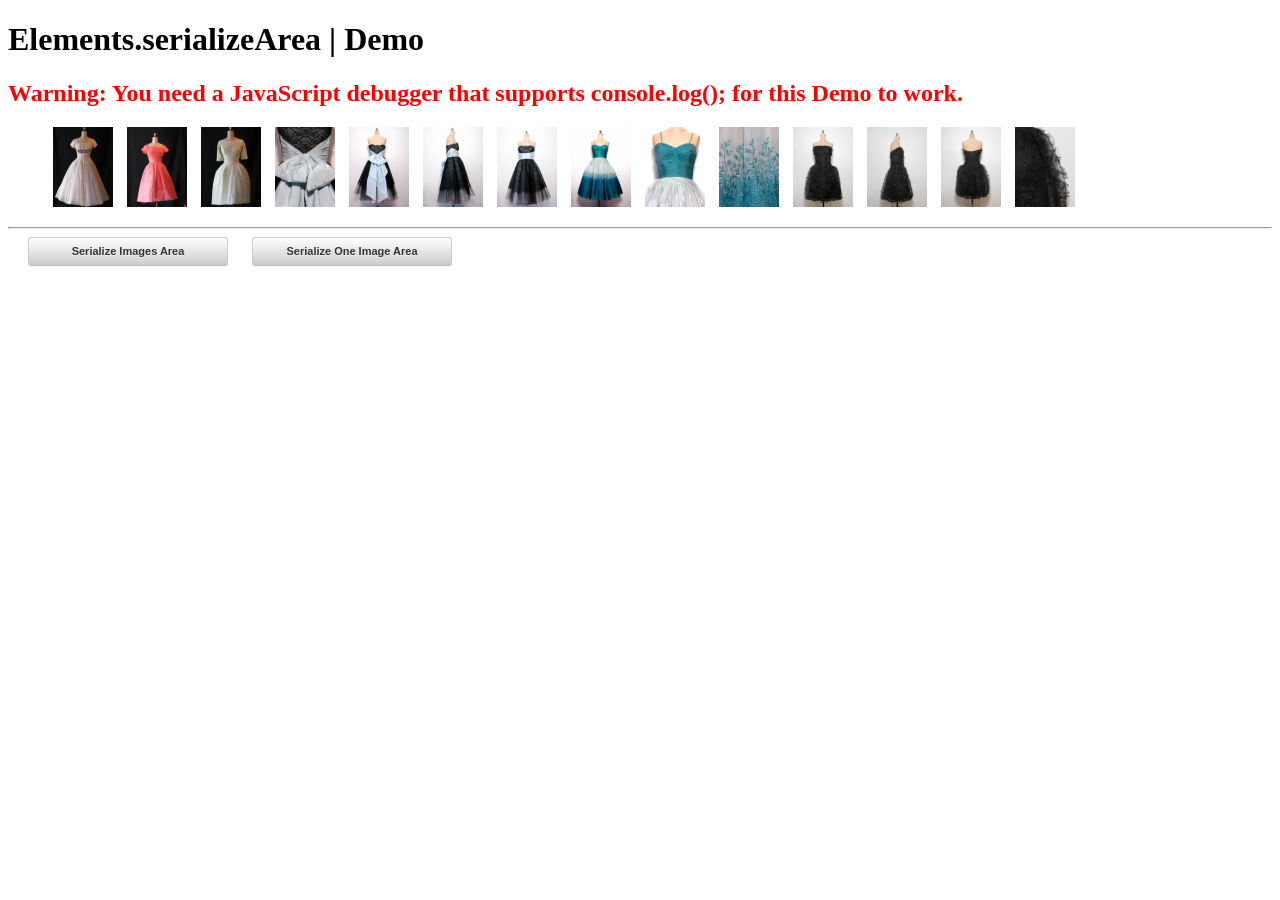
<file: projects/mootools/Element.serializeArea/Demos/index.html>
<!DOCTYPE HtMl>
<html>
 <head>
	<meta charset="utf-8"/>
	<title>Element.serializeArea</title>
<style>
ul {
    list-style:none;
}

li {
    display:inline;
    margin:5px;
}

/* clean gray
*******************************************************************************/
button.clean-gray {
  margin-left:20px;
  background-color: #eeeeee;
  background-image: -webkit-gradient(linear, left top, left bottom, from(#ffffff), to(#ccc)); /*#d6d6d6*/
  /* Saf4+, Chrome */
  background-image: -webkit-linear-gradient(top, #ffffff, #ccc);
  background-image: -moz-linear-gradient(top, #ffffff, #ccc);
  background-image: -ms-linear-gradient(top, #ffffff, #ccc);
  background-image: -o-linear-gradient(top, #ffffff, #ccc);
  background-image: linear-gradient(top, #ffffff, #ccc);
  border: 1px solid #ccc;
  border-bottom: 1px solid #bbb;
  -webkit-border-radius: 3px;
  -moz-border-radius: 3px;
  -ms-border-radius: 3px;
  -o-border-radius: 3px;
  border-radius: 3px;
  color: #333;
  font: bold 11px "Lucida Grande", "Lucida Sans Unicode", "Lucida Sans", Geneva, Verdana, sans-serif;
  line-height: 1;
  padding: 8px 0;
  text-align: center;
  text-shadow: 0 1px 0 #eee;
  width:200px; }
  button.clean-gray:hover {
    background-color: #dddddd;
    background-image: -webkit-gradient(linear, left top, left bottom, from(#dddddd), to(#bbbbbb));
    /* Saf4+, Chrome */
    background-image: -webkit-linear-gradient(top, #dddddd, #bbbbbb);
    background-image: -moz-linear-gradient(top, #dddddd, #bbbbbb);
    background-image: -ms-linear-gradient(top, #dddddd, #bbbbbb);
    background-image: -o-linear-gradient(top, #dddddd, #bbbbbb);
    background-image: linear-gradient(top, #dddddd, #bbbbbb);
    border: 1px solid #bbb;
    border-bottom: 1px solid #999;
    cursor: pointer;
    text-shadow: 0 1px 0 #ddd; }
  button.clean-gray:active {
    border: 1px solid #aaa;
    border-bottom: 1px solid #888;
    -webkit-box-shadow: inset 0 0 5px 2px #aaaaaa, 0 1px 0 0 #eeeeee;
    -moz-box-shadow: inset 0 0 5px 2px #aaaaaa, 0 1px 0 0 #eeeeee;
    -ms-box-shadow: inset 0 0 5px 2px #aaaaaa, 0 1px 0 0 #eeeeee;
    -o-box-shadow: inset 0 0 5px 2px #aaaaaa, 0 1px 0 0 #eeeeee;
    box-shadow: inset 0 0 5px 2px #aaaaaa, 0 1px 0 0 #eeeeee;
}
</style>
 </head>
<body>
<h1>Elements.serializeArea | Demo</h1>
<h2 style="color:red;">Warning: You need a JavaScript debugger that supports console.log(); for this Demo to work.</h2>
<ul>
    <li><img src="assets/img/IMG_2114.jpeg" alt=" "/></li>
    <li><img src="assets/img/IMG_2180.jpeg" alt=" "/></li>
    <li><img src="assets/img/IMG_2192.jpeg" alt=" "/></li>
    <li><img src="assets/img/IMG_2751.jpeg" alt=" "/></li>
    <li><img src="assets/img/IMG_2752.jpeg" alt=" "/></li>
    <li><img src="assets/img/IMG_2755.jpeg" alt=" "/></li>
    <li><img src="assets/img/IMG_2757.jpeg" alt=" "/></li>
    <li><img src="assets/img/IMG_2764.jpeg" alt=" "/></li>
    <li><img src="assets/img/IMG_2767.jpeg" alt=" "/></li>
    <li><img src="assets/img/IMG_2771.jpeg" alt=" "/></li>
    <li><img src="assets/img/IMG_2786.jpeg" alt=" "/></li>
    <li><img src="assets/img/IMG_2790.jpeg" alt=" "/></li>
    <li><img src="assets/img/IMG_2796.jpeg" alt=" "/></li>
    <li><img src="assets/img/IMG_2798.jpeg" alt=" "/></li>
</ul>
<hr/>
<button class="clean-gray" id="act">Serialize Images Area</button>
<button class="clean-gray" id="act-one">Serialize One Image Area</button>
<script src="assets/js/mootools-core-1.4.1-full-nocompat-yc.js"></script>
<script src="../Source/Element.serializeArea.js"></script>
<script>
window.addEvent('domready', function(){
	document.id('act').addEvent('click', function(){
	    console.log($$('img').serializeArea());
	});
    document.id('act-one').addEvent('click', function(){
	    console.log($$('img')[0].serializeArea());
	});
});
</script>
</body>
</html>
</file>
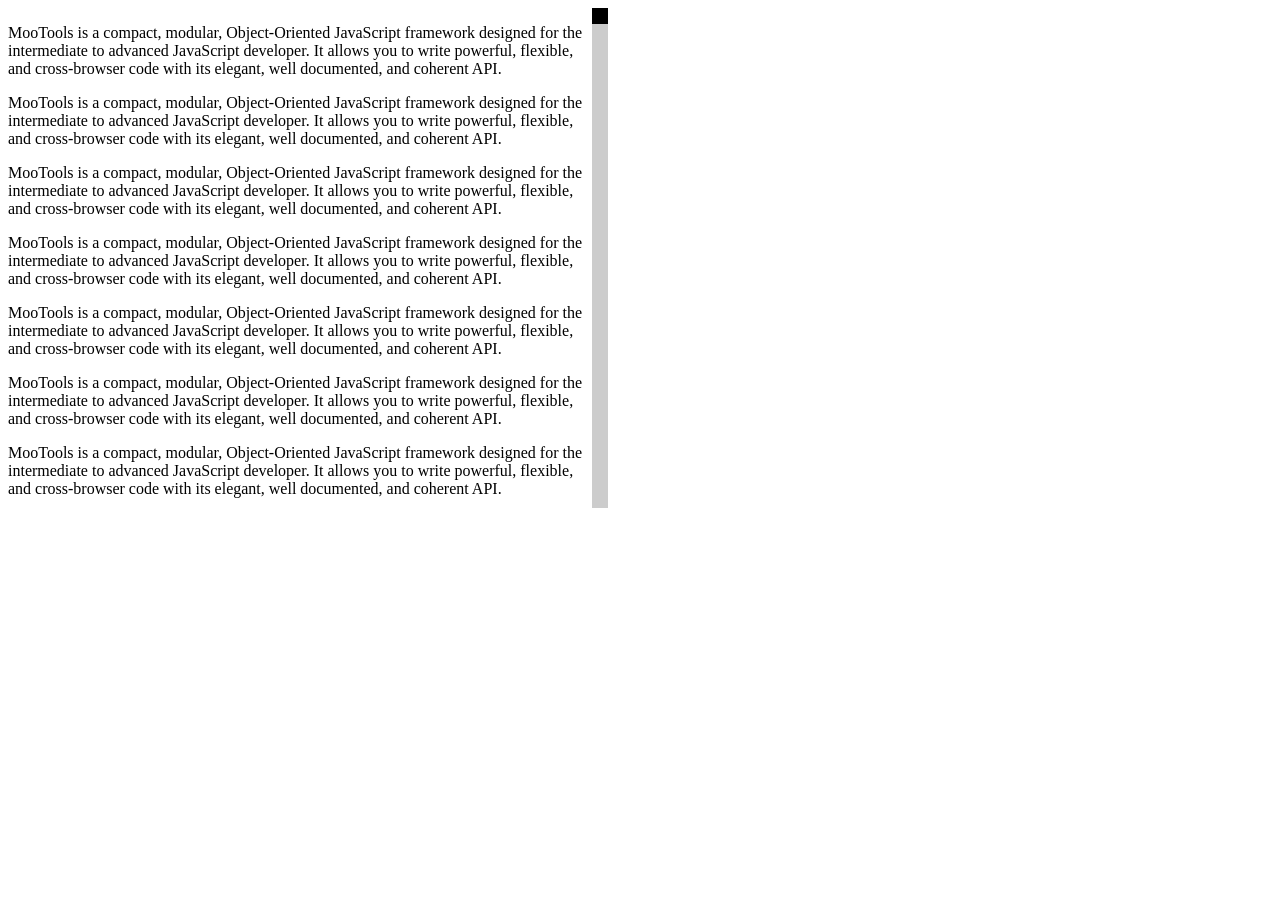
<file: projects/mootools/ScrollBarCover/Demos/index.html>
<!DOCTYPE HTML>
<html lang="en">
	<head>
		<meta charset="utf-8"/>
		<title>ScrollBarCover</title>
		<link rel="shortcut icon" href="assets/img/jn.ico"/>
		<style>
#content_post {
        height: 500px;
        width: 580px;
}
.scrollbarcover-slider-element {
        height: 500px;
        width: 16px;
        background-color: #ccc;
}
.scrollbarcover-slider-knob {
        height: 16px;
        width: 16px;
        background-color: #000;
}

		</style>
	</head>
	<body>	

<div id="content_post">
 <p>MooTools is a compact, modular, Object-Oriented JavaScript framework designed for the intermediate to advanced JavaScript developer. It allows you to write powerful, flexible, and cross-browser code with its elegant, well documented, and coherent API.</p>
 <p>MooTools is a compact, modular, Object-Oriented JavaScript framework designed for the intermediate to advanced JavaScript developer. It allows you to write powerful, flexible, and cross-browser code with its elegant, well documented, and coherent API.</p>
 <p>MooTools is a compact, modular, Object-Oriented JavaScript framework designed for the intermediate to advanced JavaScript developer. It allows you to write powerful, flexible, and cross-browser code with its elegant, well documented, and coherent API.</p>
 <p>MooTools is a compact, modular, Object-Oriented JavaScript framework designed for the intermediate to advanced JavaScript developer. It allows you to write powerful, flexible, and cross-browser code with its elegant, well documented, and coherent API.</p
>
 <p>MooTools is a compact, modular, Object-Oriented JavaScript framework designed for the intermediate to advanced JavaScript developer. It allows you to write powerful, flexible, and cross-browser code with its elegant, well documented, and coherent API.</p>
 <p>MooTools is a compact, modular, Object-Oriented JavaScript framework designed for the intermediate to advanced JavaScript developer. It allows you to write powerful, flexible, and cross-browser code with its elegant, well documented, and coherent API.</p
>
 <p>MooTools is a compact, modular, Object-Oriented JavaScript framework designed for the intermediate to advanced JavaScript developer. It allows you to write powerful, flexible, and cross-browser code with its elegant, well documented, and coherent API.</p>
 <p>MooTools is a compact, modular, Object-Oriented JavaScript framework designed for the intermediate to advanced JavaScript developer. It allows you to write powerful, flexible, and cross-browser code with its elegant, well documented, and coherent API.</p
>
 <p>MooTools is a compact, modular, Object-Oriented JavaScript framework designed for the intermediate to advanced JavaScript developer. It allows you to write powerful, flexible, and cross-browser code with its elegant, well documented, and coherent API.</p>
 <p>MooTools is a compact, modular, Object-Oriented JavaScript framework designed for the intermediate to advanced JavaScript developer. It allows you to write powerful, flexible, and cross-browser code with its elegant, well documented, and coherent API.</p
>
</div>
	<script src="assets/js/moo.js"></script>
	<script src="assets/js/Slider.js"></script>
	<script src="assets/js/ScrollSpy.js"></script>
	<script src="assets/js/ScrollBarCover.js"></script>
	<script>
		window.addEvent('domready', function(){
			new ScrollBarCover('content_post', 'content-post');
		});
	</script>
	</body>

</html>
</file>
<file: assets/css/main.css>
@layer reset, tokens, base, layout, components, utilities;
/* Layer order. Later layers win regardless of specificity. */

@layer reset {
  *,
  *::before,
  *::after {
    box-sizing: border-box;
  }

  :where(body, h1, h2, h3, p, dl, dd, figure) {
    margin: 0;
  }

  :where(ul, ol) {
    margin: 0;
    padding: 0;
    list-style: none;
  }

  :where(img, svg) {
    display: block;
    max-width: 100%;
  }
}

@layer tokens {
  :root {
    color-scheme: dark light;

    /* --- primitives: night panel (dark) --- */
    --slate-950: #0e141a;
    --slate-900: #151d25;
    --slate-850: #1b242e;
    --slate-800: #1e2831;
    --slate-700: #2c3945;
    --slate-400: #7f8d98;
    --slate-300: #97a5b3;
    --slate-100: #dce3ea;
    --magenta-400: #ee5ba3;
    --blue-300: #6fade2;

    /* --- primitives: chart paper (light) --- */
    --buff-100: #f2eee4;
    --buff-50: #fbf8f1;
    --buff-200: #eae3d4;
    --buff-300: #dcd3c1;
    --buff-400: #c6bca8;
    --ink-900: #18202a;
    --ink-600: #4b5764;
    --ink-500: #5b6570;
    --magenta-700: #a9186a;
    --blue-800: #245c90;

    /* --- semantic: dark is the primary treatment --- */
    --color-ground: var(--slate-950);
    --color-surface: var(--slate-900);
    --color-surface-alt: var(--slate-850);
    --color-rule: var(--slate-700);
    --color-rule-soft: var(--slate-800);
    --color-text: var(--slate-100);
    --color-text-muted: var(--slate-300);
    --color-text-faint: var(--slate-400);
    --color-accent: var(--magenta-400);
    --color-accent-2: var(--blue-300);

    /* --- type --- */
    --font-sans: system-ui, -apple-system, "Segoe UI", Roboto,
      "Helvetica Neue", Arial, sans-serif;
    --font-mono: ui-monospace, "SF Mono", SFMono-Regular, Menlo, Consolas,
      "Liberation Mono", monospace;

    --text-label: 0.6875rem;
    --text-chip: 0.625rem;
    --text-sm: 0.875rem;
    --text-body: 0.9375rem;
    --text-lg: clamp(1.0625rem, 1rem + 0.4vw, 1.375rem);
    --text-title: 1.3rem;
    --text-display: clamp(2.1rem, 1.1rem + 4.2vw, 4rem);
    --text-contact: clamp(1.25rem, 1rem + 1.4vw, 1.9rem);

    --tracking-label: 0.2em;
    --tracking-chip: 0.16em;

    /* --- space scale --- */
    --space-unit: 0.25rem;
    --space-1: calc(var(--space-unit) * 1);
    --space-2: calc(var(--space-unit) * 2);
    --space-3: calc(var(--space-unit) * 3);
    --space-4: calc(var(--space-unit) * 4);
    --space-6: calc(var(--space-unit) * 6);
    --space-8: calc(var(--space-unit) * 8);
    --space-12: calc(var(--space-unit) * 12);

    /* --- layout --- */
    --measure: 66ch;
    --gutter: clamp(1.25rem, 5vw, 3rem);
    --page-max: 62rem;
    --band-space: clamp(3rem, 8vh, 4.5rem);
  }

  @media (prefers-color-scheme: light) {
    :root {
      --color-ground: var(--buff-100);
      --color-surface: var(--buff-50);
      --color-surface-alt: var(--buff-200);
      --color-rule: var(--buff-400);
      --color-rule-soft: var(--buff-300);
      --color-text: var(--ink-900);
      --color-text-muted: var(--ink-600);
      --color-text-faint: var(--ink-500);
      --color-accent: var(--magenta-700);
      --color-accent-2: var(--blue-800);
    }
  }

  /* Forced themes: the masthead theme switch stamps data-theme on <html>.
     Attribute selectors outrank the plain :root blocks, so these win over
     both system schemes. Token assignments must stay byte-identical to the
     corresponding scheme blocks above - tools/check.py enforces the match. */
  :root[data-theme="dark"] {
    color-scheme: dark;
    --color-ground: var(--slate-950);
    --color-surface: var(--slate-900);
    --color-surface-alt: var(--slate-850);
    --color-rule: var(--slate-700);
    --color-rule-soft: var(--slate-800);
    --color-text: var(--slate-100);
    --color-text-muted: var(--slate-300);
    --color-text-faint: var(--slate-400);
    --color-accent: var(--magenta-400);
    --color-accent-2: var(--blue-300);
  }

  :root[data-theme="light"] {
    color-scheme: light;
    --color-ground: var(--buff-100);
    --color-surface: var(--buff-50);
    --color-surface-alt: var(--buff-200);
    --color-rule: var(--buff-400);
    --color-rule-soft: var(--buff-300);
    --color-text: var(--ink-900);
    --color-text-muted: var(--ink-600);
    --color-text-faint: var(--ink-500);
    --color-accent: var(--magenta-700);
    --color-accent-2: var(--blue-800);
  }
}

@layer base {
  html {
    -webkit-text-size-adjust: 100%;
  }

  body {
    background-color: var(--color-ground);
    color: var(--color-text);
    font-family: var(--font-sans);
    font-size: clamp(1rem, 0.96rem + 0.2vw, 1.0625rem);
    line-height: 1.65;
    font-variant-numeric: tabular-nums;
    -webkit-font-smoothing: antialiased;
  }

  a {
    color: inherit;
    text-decoration: none;
    border-block-end: 1px solid var(--color-accent);
    padding-block-end: 1px;
    transition: color 0.15s ease, border-color 0.15s ease;
  }

  a:hover {
    color: var(--color-accent);
  }

  a:focus-visible {
    outline: 2px solid var(--color-accent);
    outline-offset: 3px;
    border-radius: 2px;
  }

  strong {
    font-weight: 600;
    color: var(--color-text);
  }

  code {
    font-family: var(--font-mono);
    font-size: 0.9em;
  }
}

@layer utilities {
  @media (prefers-reduced-motion: reduce) {
    *,
    *::before,
    *::after {
      transition-duration: 0.01ms;
      animation-duration: 0.01ms;
      animation-iteration-count: 1;
    }
  }
}

@layer layout {
  .wrap {
    max-inline-size: var(--page-max);
    margin-inline: auto;
    padding-inline: var(--gutter);
  }

  .band {
    border-block-end: 1px solid var(--color-rule-soft);
  }

  .band:last-of-type {
    border-block-end: 0;
  }

  .band > .wrap {
    padding-block: var(--band-space);
  }

  .prose {
    max-inline-size: var(--measure);
  }

  .prose > p + p {
    margin-block-start: 1.15em;
  }
}

@layer components {
  .eyebrow {
    display: flex;
    align-items: center;
    gap: var(--space-4);
    margin-block-end: var(--space-8);
    font-family: var(--font-mono);
    font-size: var(--text-label);
    font-weight: 400;
    letter-spacing: var(--tracking-label);
    text-transform: uppercase;
    color: var(--color-text-faint);
  }

  .eyebrow::after {
    content: "";
    flex: 1;
    block-size: 1px;
    background-color: var(--color-rule);
  }

  .site-footer {
    display: flex;
    flex-wrap: wrap;
    gap: var(--space-2) var(--space-8);
    justify-content: space-between;
    border-block-start: 1px solid var(--color-rule);
    padding-block: var(--space-8) var(--space-12);
    font-family: var(--font-mono);
    font-size: var(--text-label);
    letter-spacing: 0.14em;
    text-transform: uppercase;
    color: var(--color-text-faint);
  }
}

@layer utilities {
  .skip-link {
    position: absolute;
    inset-inline-start: var(--gutter);
    inset-block-start: var(--space-2);
    z-index: 10;
    padding: var(--space-3) var(--space-4);
    background-color: var(--color-surface);
    border: 1px solid var(--color-accent);
    transform: translateY(-200%);
  }

  .skip-link:focus {
    transform: translateY(0);
  }

  .sr-only {
    position: absolute;
    inline-size: 1px;
    block-size: 1px;
    padding: 0;
    margin: -1px;
    overflow: hidden;
    clip-path: inset(50%);
    white-space: nowrap;
    border: 0;
  }
}

@layer components {
  .masthead {
    border-block-end: 1px solid var(--color-rule);
    padding-block: clamp(3.5rem, 12vh, 7rem) var(--space-8);
  }

  .masthead__meta {
    margin-block-end: var(--space-6);
    font-family: var(--font-mono);
    font-size: var(--text-label);
    letter-spacing: 0.18em;
    text-transform: uppercase;
    color: var(--color-text-faint);
  }

  .masthead__meta-figure {
    color: var(--color-accent-2);
    font-weight: 500;
  }

  .masthead__name {
    max-inline-size: 14ch;
    margin-block-end: var(--space-4);
    font-size: var(--text-display);
    font-weight: 650;
    line-height: 1.02;
    letter-spacing: -0.025em;
  }

  .masthead__lede {
    max-inline-size: 34ch;
    margin-block-end: var(--space-8);
    font-size: var(--text-lg);
    line-height: 1.45;
    color: var(--color-text-muted);
    text-wrap: balance;
  }

  .masthead__lede-strong {
    color: var(--color-text);
  }

  .masthead__links {
    display: flex;
    flex-wrap: wrap;
    gap: var(--space-6);
    font-family: var(--font-mono);
    font-size: 0.75rem;
    letter-spacing: 0.14em;
    text-transform: uppercase;
  }

  .masthead__links a {
    border-block-end-color: var(--color-rule);
  }

  .masthead__links a:hover {
    border-block-end-color: var(--color-accent);
  }

  .theme-switch {
    display: inline-flex;
    margin-block-start: var(--space-6);
    border: 1px solid var(--color-rule);
  }

  .theme-switch button {
    padding: var(--space-2) var(--space-3);
    background: none;
    border: 0;
    font-family: var(--font-mono);
    font-size: var(--text-chip);
    letter-spacing: var(--tracking-chip);
    text-transform: uppercase;
    color: var(--color-text-faint);
    cursor: pointer;
  }

  .theme-switch button + button {
    border-inline-start: 1px solid var(--color-rule);
  }

  .theme-switch button[aria-pressed="true"] {
    background-color: var(--color-surface-alt);
    color: var(--color-text);
  }

  .theme-switch button:focus-visible {
    outline: 2px solid var(--color-accent);
    outline-offset: -2px;
  }
}

@layer components {
  .strips {
    display: grid;
    gap: 1px;
    background-color: var(--color-rule-soft);
    border: 1px solid var(--color-rule-soft);
  }

  .strip {
    display: grid;
    grid-template-columns: 9.5rem 1fr;
    background-color: var(--color-surface);
  }

  .strip__status {
    padding: var(--space-6) var(--space-4);
    background-color: var(--color-surface-alt);
    border-inline-end: 1px solid var(--color-rule-soft);
  }

  .strip__chip {
    display: inline-block;
    padding: var(--space-1) var(--space-2);
    border: 1px solid currentcolor;
    font-family: var(--font-mono);
    font-size: var(--text-chip);
    letter-spacing: var(--tracking-chip);
    text-transform: uppercase;
    white-space: nowrap;
    color: var(--color-text-faint);
  }

  .strip__chip--live {
    color: var(--color-accent);
  }

  .strip__chip--active {
    color: var(--color-accent-2);
  }

  .strip__role {
    display: block;
    margin-block-start: var(--space-3);
    font-family: var(--font-mono);
    font-size: var(--text-chip);
    letter-spacing: 0.14em;
    text-transform: uppercase;
    color: var(--color-text-faint);
  }

  .strip__body {
    padding: var(--space-6);
  }

  .strip__title {
    margin-block-end: var(--space-2);
    font-size: var(--text-title);
    font-weight: 600;
    letter-spacing: -0.015em;
  }

  .strip__title a {
    border-block-end-color: var(--color-rule);
  }

  .strip__title a:hover {
    border-block-end-color: var(--color-accent);
  }

  .strip__desc {
    max-inline-size: 60ch;
    font-size: var(--text-body);
    color: var(--color-text-muted);
  }

  .strip__stack {
    margin-block-start: var(--space-4);
    padding-block-start: var(--space-3);
    border-block-start: 1px solid var(--color-rule-soft);
    font-family: var(--font-mono);
    font-size: var(--text-label);
    letter-spacing: 0.1em;
    text-transform: uppercase;
    color: var(--color-text-faint);
  }

  .strip-note {
    margin-block-start: var(--space-6);
    font-size: var(--text-sm);
    color: var(--color-text-faint);
  }

  @media (width <= 40rem) {
    .strip {
      grid-template-columns: 1fr;
    }

    .strip__status {
      display: flex;
      align-items: center;
      gap: var(--space-4);
      padding: var(--space-4);
      border-inline-end: 0;
      border-block-end: 1px solid var(--color-rule-soft);
    }

    .strip__role {
      margin-block-start: 0;
    }

    .strip__body {
      padding: var(--space-4);
    }
  }
}

@layer components {
  .tinker {
    display: grid;
    gap: var(--space-8) var(--space-12);
    grid-template-columns: repeat(auto-fit, minmax(15rem, 1fr));
  }

  .tinker__term {
    margin-block-end: var(--space-2);
    font-family: var(--font-mono);
    font-size: var(--text-label);
    letter-spacing: var(--tracking-chip);
    text-transform: uppercase;
    color: var(--color-accent);
  }

  .tinker__desc {
    margin: 0;
    font-size: var(--text-body);
    color: var(--color-text-muted);
  }

  .tech__row {
    display: grid;
    grid-template-columns: 12rem 1fr;
    gap: var(--space-6);
    padding-block: var(--space-4);
    border-block-start: 1px solid var(--color-rule-soft);
  }

  .tech__row:last-child {
    border-block-end: 1px solid var(--color-rule-soft);
  }

  .tech__term {
    padding-block-start: 0.2rem;
    font-family: var(--font-mono);
    font-size: var(--text-label);
    letter-spacing: var(--tracking-chip);
    text-transform: uppercase;
    color: var(--color-text-faint);
  }

  .tech__desc {
    margin: 0;
    font-size: var(--text-body);
    color: var(--color-text-muted);
  }

  .contact__line {
    font-size: var(--text-contact);
    font-weight: 550;
    letter-spacing: -0.02em;
  }

  @media (width <= 40rem) {
    .tech__row {
      grid-template-columns: 1fr;
      gap: var(--space-1);
    }
  }
}

@layer components {
  .prose li + li {
    margin-block-start: var(--space-2);
  }

  .prose li {
    color: var(--color-text-muted);
  }
}
</file>
